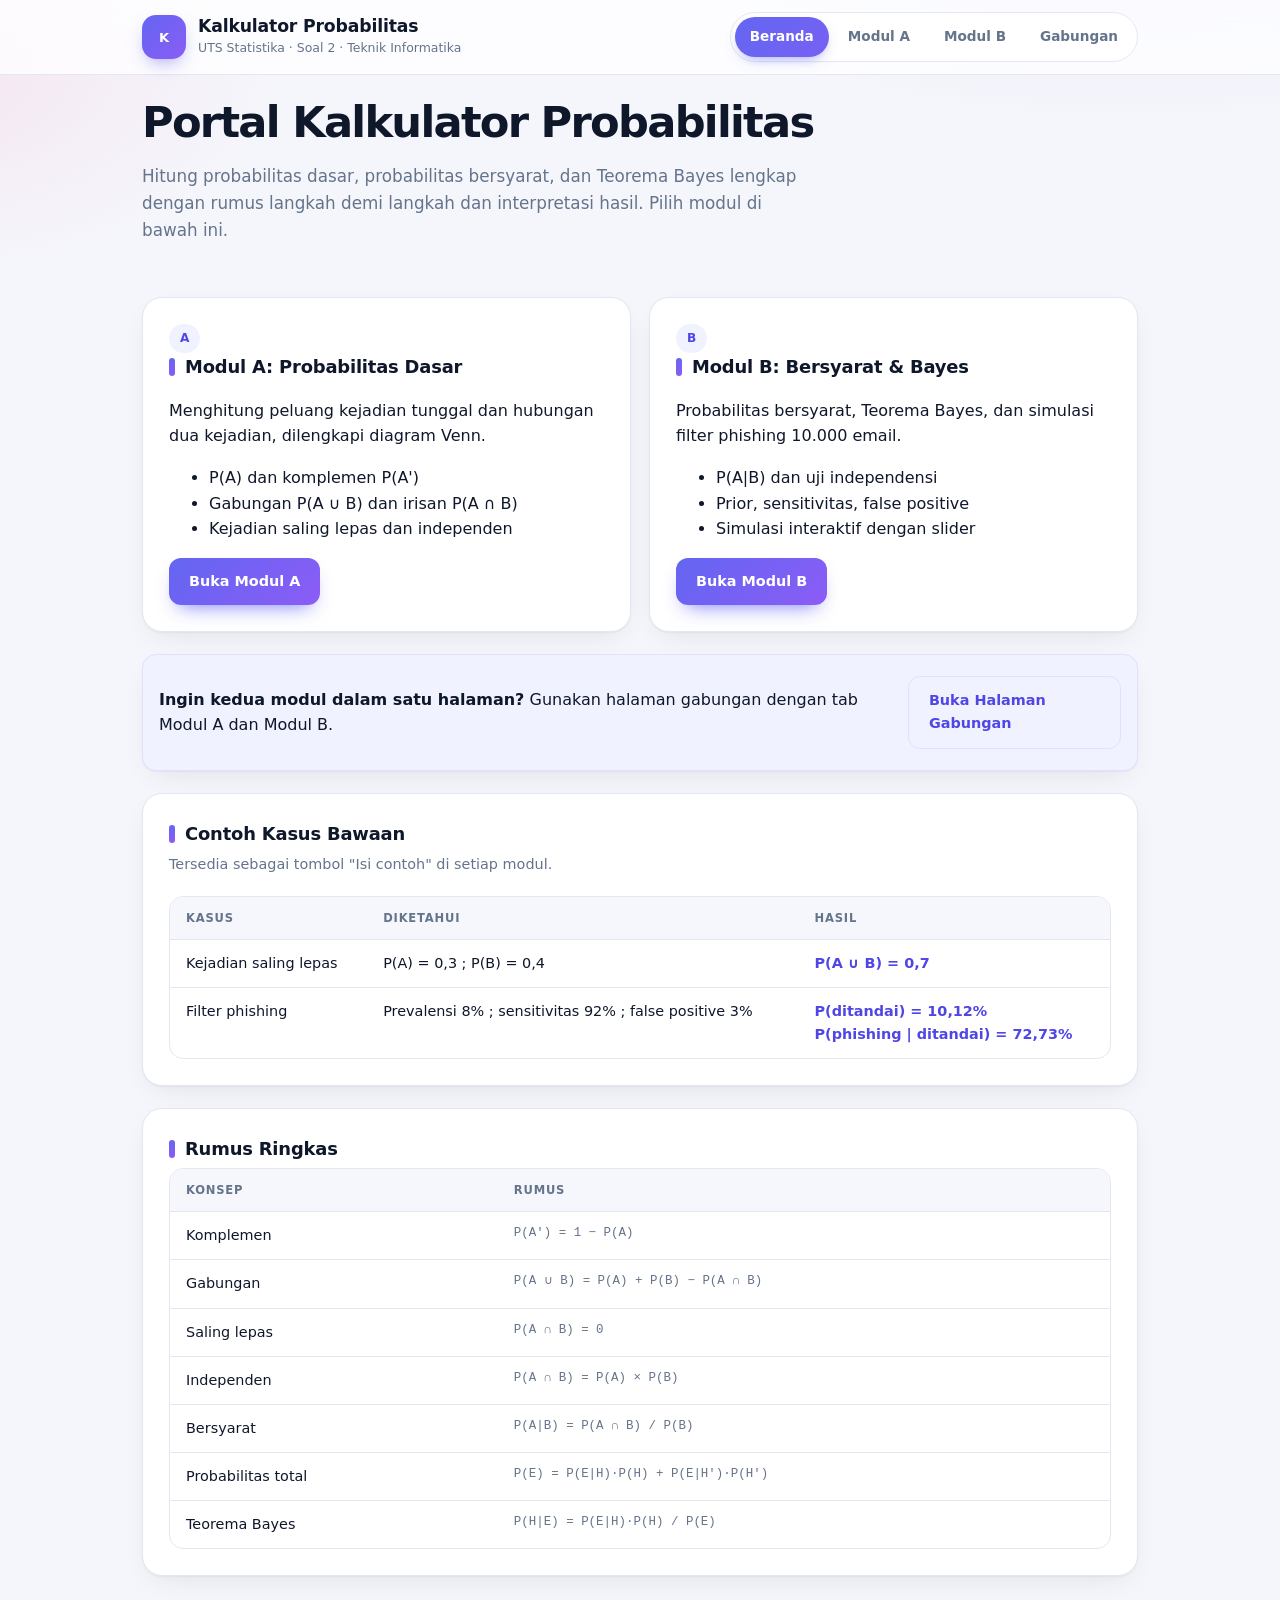
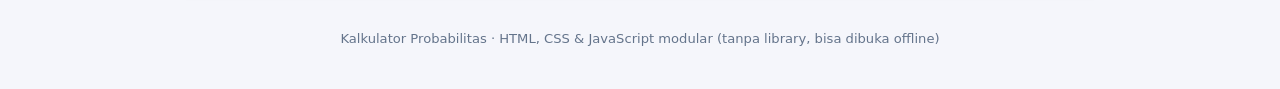
<file: index.html>
<!DOCTYPE html>
<html lang="id">
<head>
  <meta charset="UTF-8">
  <meta name="viewport" content="width=device-width, initial-scale=1">
  <meta name="description" content="Kalkulator probabilitas dasar, probabilitas bersyarat, dan Teorema Bayes - UTS Statistika Soal 2">
  <title>Kalkulator Probabilitas &amp; Teorema Bayes</title>

  <!-- Favicon tanpa emoji -->
  <link rel="icon" type="image/svg+xml" href="data:image/svg+xml,%3Csvg xmlns='http://www.w3.org/2000/svg' viewBox='0 0 100 100'%3E%3Crect width='100' height='100' rx='22' fill='%232563eb'/%3E%3Ctext x='50' y='69' font-size='65' font-family='Arial' font-weight='bold' text-anchor='middle' fill='white'%3EK%3C/text%3E%3C/svg%3E">

  <link rel="stylesheet" href="assets/css/style.css">
</head>
<body>

<header class="site-header">
  <div class="wrap header-inner">
    <a class="brand" href="index.html">
      <span class="logo" aria-hidden="true">K</span>
      <span>
        <h1>Kalkulator Probabilitas</h1>
        <p>UTS Statistika &middot; Soal 2 &middot; Teknik Informatika</p>
      </span>
    </a>

    <nav class="site-nav" aria-label="Navigasi utama">
      <a href="index.html">Beranda</a>
      <a href="pages/modul-a.html">Modul A</a>
      <a href="pages/modul-b.html">Modul B</a>
      <a href="pages/probabilitas.html">Gabungan</a>
    </nav>
  </div>
</header>

<main class="wrap">
  <section class="hero">
    <h2>Portal Kalkulator Probabilitas</h2>
    <p>Hitung probabilitas dasar, probabilitas bersyarat, dan Teorema Bayes lengkap dengan rumus langkah demi langkah dan interpretasi hasil. Pilih modul di bawah ini.</p>
  </section>

  <section class="cards">
    <article class="card">
      <span class="chip">A</span>
      <h2>Modul A: Probabilitas Dasar</h2>
      <p>Menghitung peluang kejadian tunggal dan hubungan dua kejadian, dilengkapi diagram Venn.</p>
      <ul>
        <li>P(A) dan komplemen P(A')</li>
        <li>Gabungan P(A ∪ B) dan irisan P(A ∩ B)</li>
        <li>Kejadian saling lepas dan independen</li>
      </ul>
      <a class="btn primary" href="pages/modul-a.html">Buka Modul A</a>
    </article>

    <article class="card">
      <span class="chip">B</span>
      <h2>Modul B: Bersyarat &amp; Bayes</h2>
      <p>Probabilitas bersyarat, Teorema Bayes, dan simulasi filter phishing 10.000 email.</p>
      <ul>
        <li>P(A|B) dan uji independensi</li>
        <li>Prior, sensitivitas, false positive</li>
        <li>Simulasi interaktif dengan slider</li>
      </ul>
      <a class="btn primary" href="pages/modul-b.html">Buka Modul B</a>
    </article>
  </section>

  <section class="card callout">
    <p><b>Ingin kedua modul dalam satu halaman?</b> Gunakan halaman gabungan dengan tab Modul A dan Modul B.</p>
    <a class="btn soft" href="pages/probabilitas.html">Buka Halaman Gabungan</a>
  </section>

  <section class="card">
    <h2>Contoh Kasus Bawaan</h2>
    <p class="sub">Tersedia sebagai tombol "Isi contoh" di setiap modul.</p>
    <div class="table-scroll">
      <table>
        <thead>
          <tr>
            <th>Kasus</th>
            <th>Diketahui</th>
            <th>Hasil</th>
          </tr>
        </thead>
        <tbody>
          <tr>
            <td>Kejadian saling lepas</td>
            <td>P(A) = 0,3 ; P(B) = 0,4</td>
            <td class="val">P(A ∪ B) = 0,7</td>
          </tr>
          <tr>
            <td>Filter phishing</td>
            <td>Prevalensi 8% ; sensitivitas 92% ; false positive 3%</td>
            <td class="val">P(ditandai) = 10,12%<br>P(phishing | ditandai) = 72,73%</td>
          </tr>
        </tbody>
      </table>
    </div>
  </section>

  <section class="card">
    <h2>Rumus Ringkas</h2>
    <div class="table-scroll">
      <table>
        <thead>
          <tr>
            <th>Konsep</th>
            <th>Rumus</th>
          </tr>
        </thead>
        <tbody>
          <tr><td>Komplemen</td><td class="formula">P(A') = 1 − P(A)</td></tr>
          <tr><td>Gabungan</td><td class="formula">P(A ∪ B) = P(A) + P(B) − P(A ∩ B)</td></tr>
          <tr><td>Saling lepas</td><td class="formula">P(A ∩ B) = 0</td></tr>
          <tr><td>Independen</td><td class="formula">P(A ∩ B) = P(A) × P(B)</td></tr>
          <tr><td>Bersyarat</td><td class="formula">P(A|B) = P(A ∩ B) / P(B)</td></tr>
          <tr><td>Probabilitas total</td><td class="formula">P(E) = P(E|H)·P(H) + P(E|H')·P(H')</td></tr>
          <tr><td>Teorema Bayes</td><td class="formula">P(H|E) = P(E|H)·P(H) / P(E)</td></tr>
        </tbody>
      </table>
    </div>
  </section>
</main>

<footer class="site-footer">
  Kalkulator Probabilitas &middot; HTML, CSS &amp; JavaScript modular (tanpa library, bisa dibuka offline)
</footer>

<script src="assets/js/utils.js"></script>
<script src="assets/js/main.js"></script>

</body>
</html>
</file>
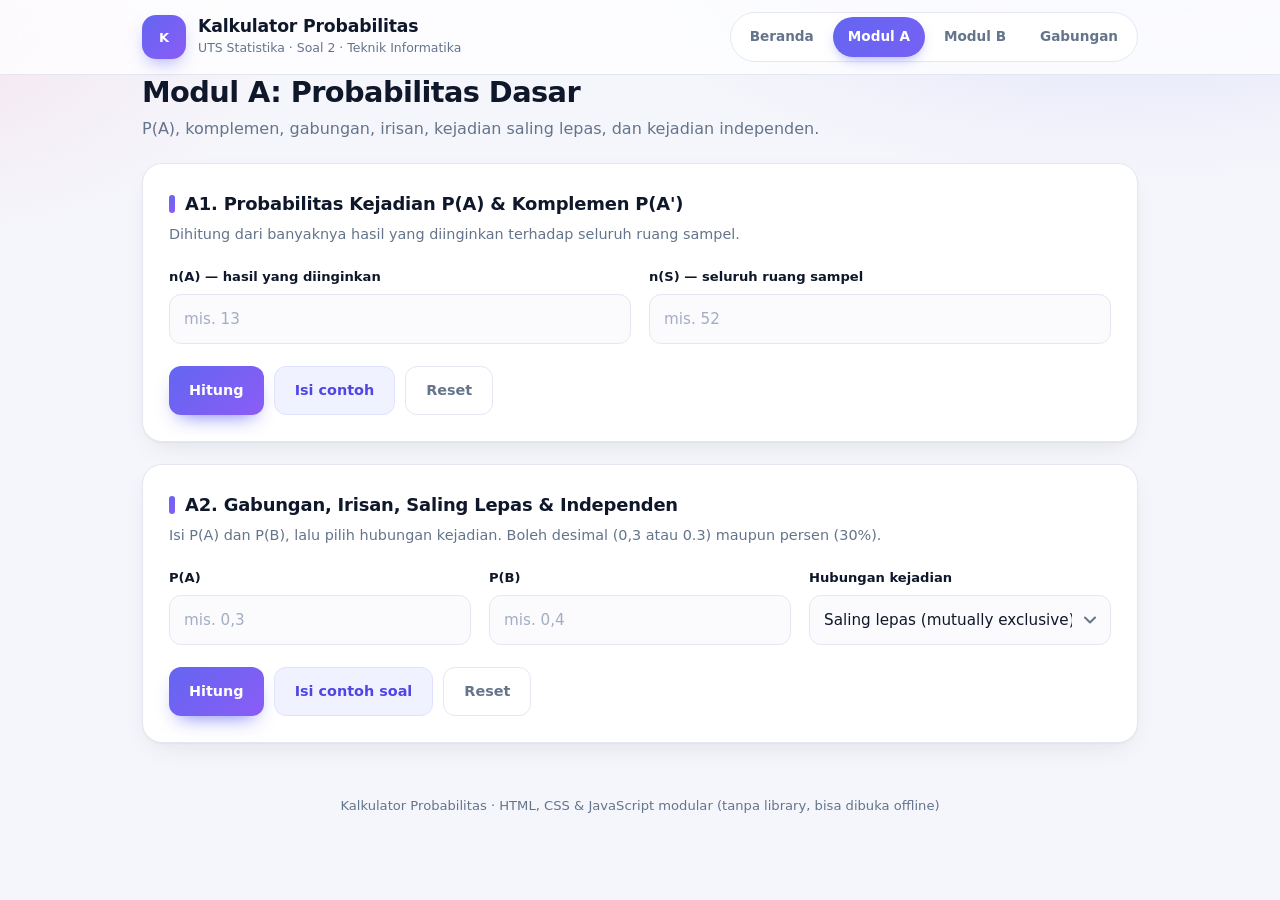
<file: pages/modul-a.html>
<!DOCTYPE html>
<html lang="id">
<head>
  <meta charset="UTF-8">
  <meta name="viewport" content="width=device-width, initial-scale=1">
  <title>Modul A - Probabilitas Dasar</title>
  <link rel="stylesheet" href="../assets/css/style.css">
</head>
<body>

<header class="site-header">
  <div class="wrap header-inner">
    <a class="brand" href="../index.html">
      <span class="logo" aria-hidden="true">K</span>
      <span>
        <h1>Kalkulator Probabilitas</h1>
        <p>UTS Statistika &middot; Soal 2 &middot; Teknik Informatika</p>
      </span>
    </a>
    <nav class="site-nav" aria-label="Navigasi utama">
      <a href="../index.html">Beranda</a>
      <a href="modul-a.html">Modul A</a>
      <a href="modul-b.html">Modul B</a>
      <a href="probabilitas.html">Gabungan</a>
    </nav>
  </div>
</header>

<main class="wrap">
  <div class="page-title"><h2>Modul A: Probabilitas Dasar</h2><p>P(A), komplemen, gabungan, irisan, kejadian saling lepas, dan kejadian independen.</p></div>

  <section id="modul-a" aria-label="Modul A: Probabilitas Dasar">
    <article class="card">
      <h2>A1. Probabilitas Kejadian P(A) &amp; Komplemen P(A')</h2>
      <p class="sub">Dihitung dari banyaknya hasil yang diinginkan terhadap seluruh ruang sampel.</p>
      <form id="formSingle" novalidate>
        <div class="grid">
          <div class="field"><label for="nA">n(A) &mdash; hasil yang diinginkan</label><input id="nA" type="number" min="0" step="1" placeholder="mis. 13"></div>
          <div class="field"><label for="nS">n(S) &mdash; seluruh ruang sampel</label><input id="nS" type="number" min="1" step="1" placeholder="mis. 52"></div>
        </div>
        <div class="actions">
          <button type="submit" class="btn primary">Hitung</button>
          <button type="button" class="btn soft" data-action="preset-single">Isi contoh</button>
          <button type="button" class="btn ghost" data-action="reset-single">Reset</button>
        </div>
      </form>
      <div id="outSingle" class="result" aria-live="polite"></div>
    </article>

    <article class="card">
      <h2>A2. Gabungan, Irisan, Saling Lepas &amp; Independen</h2>
      <p class="sub">Isi P(A) dan P(B), lalu pilih hubungan kejadian. Boleh desimal (0,3 atau 0.3) maupun persen (30%).</p>
      <form id="formTwo" novalidate>
        <div class="grid">
          <div class="field"><label for="pA">P(A)</label><input id="pA" inputmode="decimal" placeholder="mis. 0,3"></div>
          <div class="field"><label for="pB">P(B)</label><input id="pB" inputmode="decimal" placeholder="mis. 0,4"></div>
          <div class="field">
            <label for="rel">Hubungan kejadian</label>
            <select id="rel">
              <option value="lepas">Saling lepas (mutually exclusive)</option>
              <option value="indep">Independen</option>
              <option value="umum">Umum (P(A ∩ B) diketahui)</option>
            </select>
          </div>
          <div class="field" id="boxInter" hidden><label for="pAB">P(A ∩ B)</label><input id="pAB" inputmode="decimal" placeholder="mis. 0,12"></div>
        </div>
        <div class="actions">
          <button type="submit" class="btn primary">Hitung</button>
          <button type="button" class="btn soft" data-action="preset-two">Isi contoh soal</button>
          <button type="button" class="btn ghost" data-action="reset-two">Reset</button>
        </div>
      </form>
      <div id="outTwo" class="result" aria-live="polite"></div>
    </article>
  </section>
</main>

<footer class="site-footer">Kalkulator Probabilitas &middot; HTML, CSS &amp; JavaScript modular (tanpa library, bisa dibuka offline)</footer>

  <script src="../assets/js/utils.js"></script>
  <script src="../assets/js/modul-a.js"></script>
  <script src="../assets/js/main.js"></script>
</body>
</html>
</file>
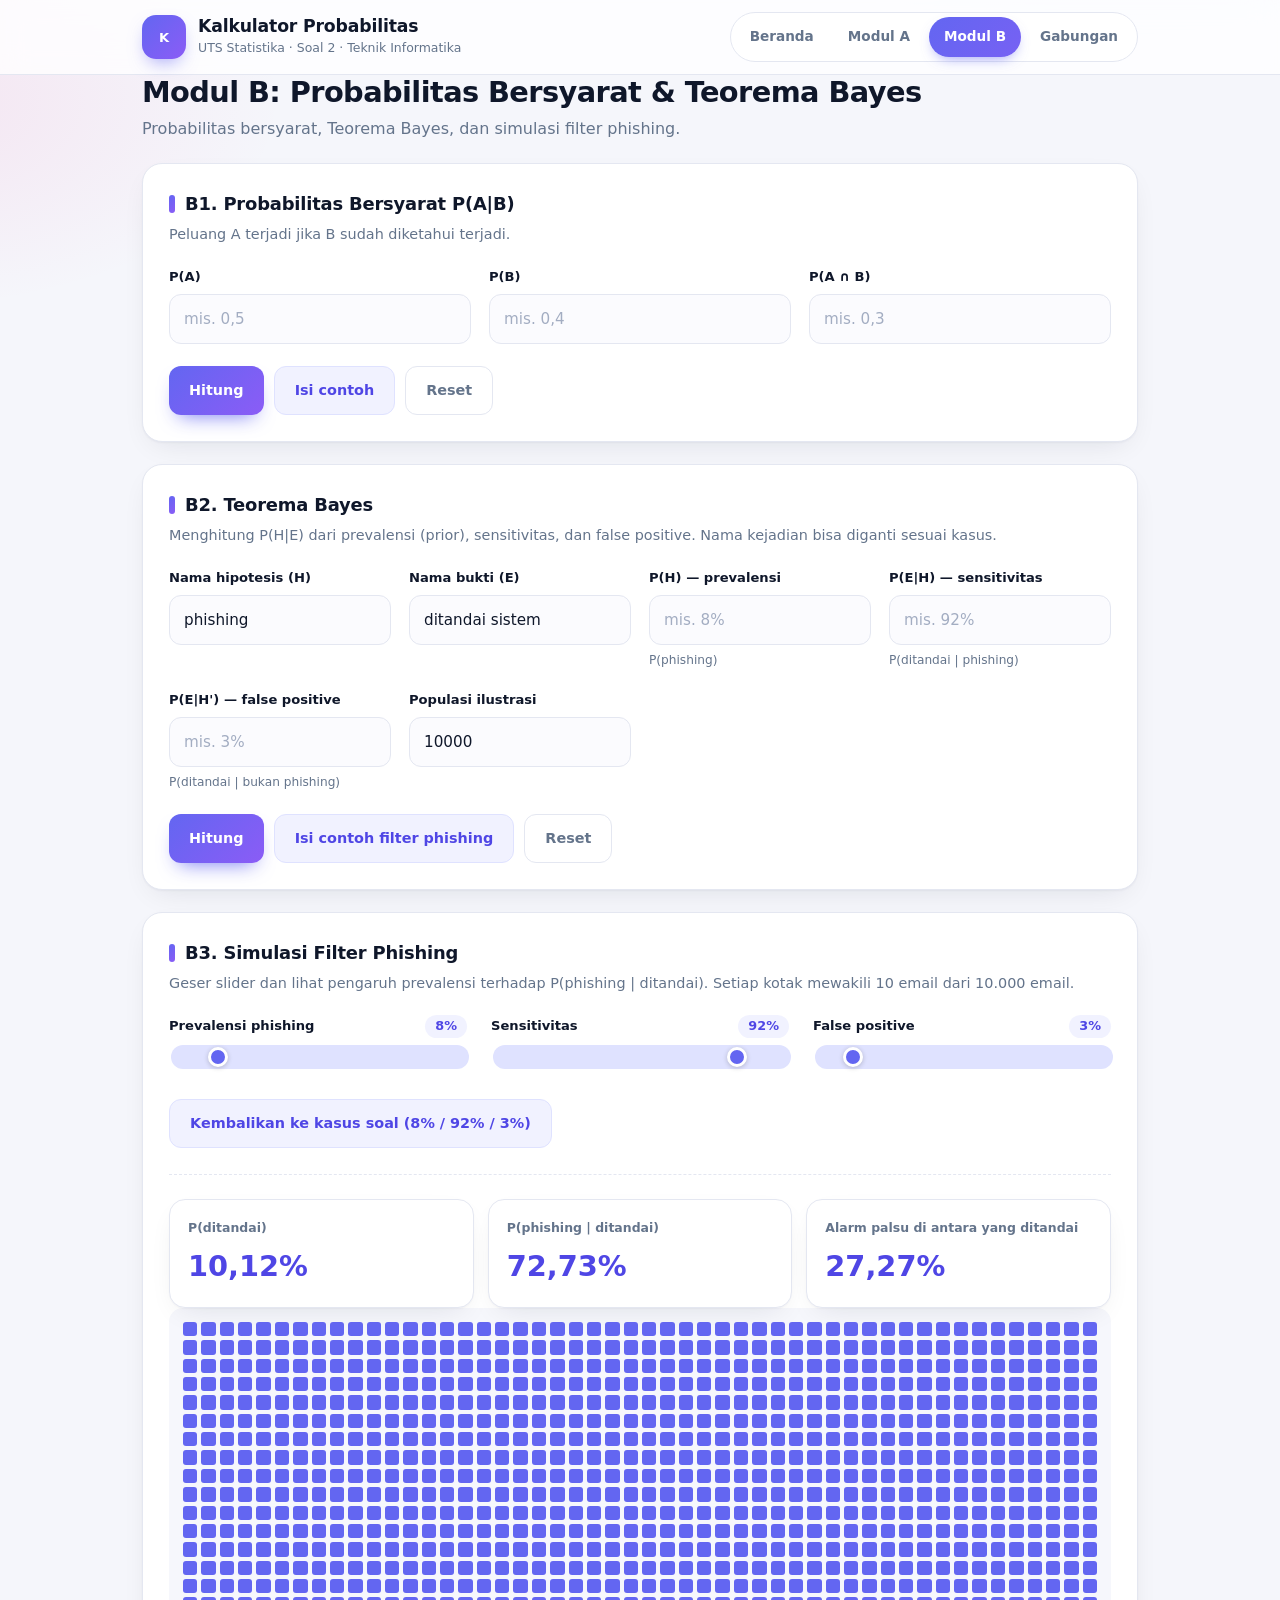
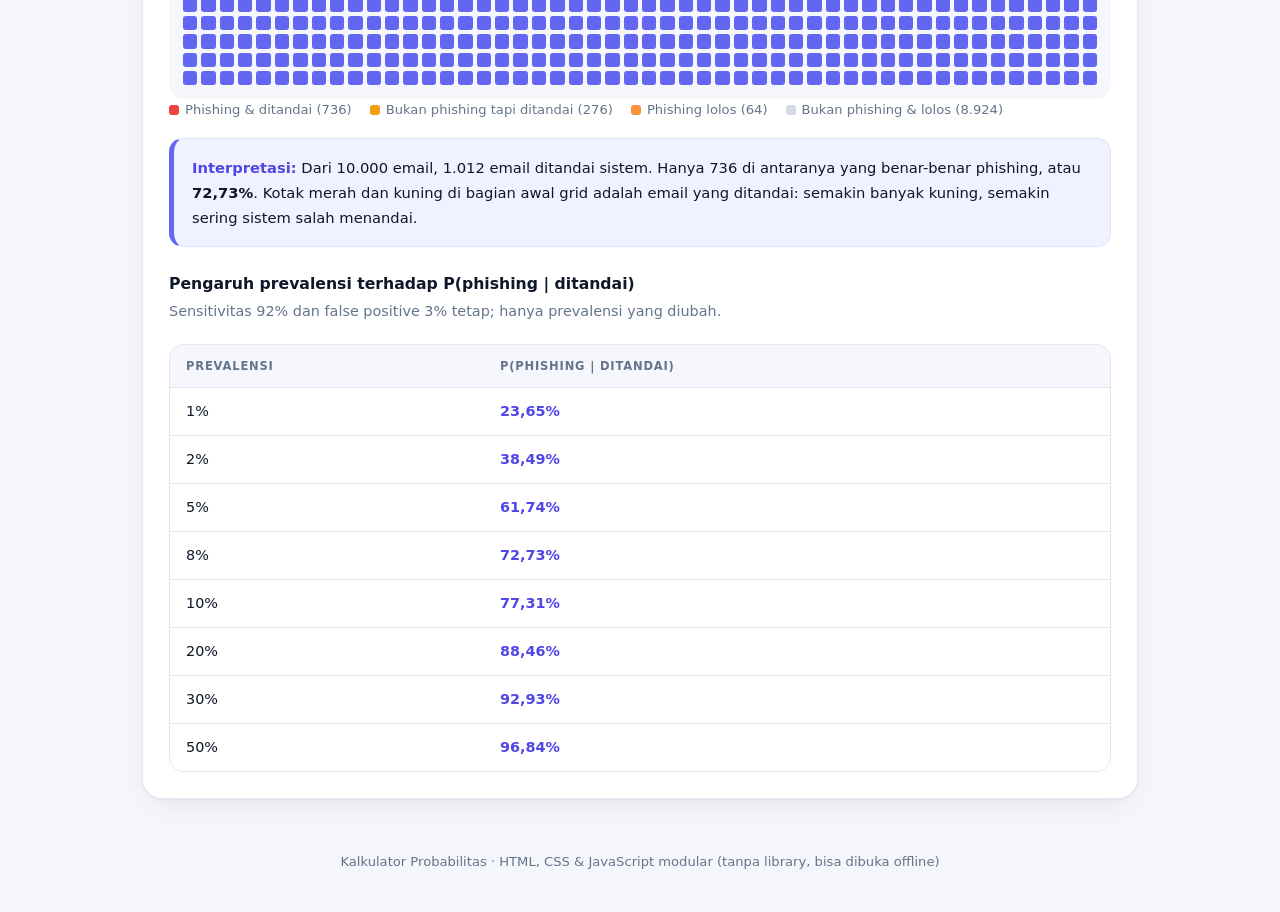
<file: pages/modul-b.html>
<!DOCTYPE html>
<html lang="id">
<head>
  <meta charset="UTF-8">
  <meta name="viewport" content="width=device-width, initial-scale=1">
  <title>Modul B - Bersyarat &amp; Bayes</title>
  <link rel="stylesheet" href="../assets/css/style.css">
</head>
<body>

<header class="site-header">
  <div class="wrap header-inner">
    <a class="brand" href="../index.html">
      <span class="logo" aria-hidden="true">K</span>
      <span>
        <h1>Kalkulator Probabilitas</h1>
        <p>UTS Statistika &middot; Soal 2 &middot; Teknik Informatika</p>
      </span>
    </a>
    <nav class="site-nav" aria-label="Navigasi utama">
      <a href="../index.html">Beranda</a>
      <a href="modul-a.html">Modul A</a>
      <a href="modul-b.html">Modul B</a>
      <a href="probabilitas.html">Gabungan</a>
    </nav>
  </div>
</header>

<main class="wrap">
  <div class="page-title"><h2>Modul B: Probabilitas Bersyarat &amp; Teorema Bayes</h2><p>Probabilitas bersyarat, Teorema Bayes, dan simulasi filter phishing.</p></div>

  <section id="modul-b" aria-label="Modul B: Probabilitas Bersyarat dan Teorema Bayes">
    <article class="card">
      <h2>B1. Probabilitas Bersyarat P(A|B)</h2>
      <p class="sub">Peluang A terjadi jika B sudah diketahui terjadi.</p>
      <form id="formCond" novalidate>
        <div class="grid">
          <div class="field"><label for="cA">P(A)</label><input id="cA" inputmode="decimal" placeholder="mis. 0,5"></div>
          <div class="field"><label for="cB">P(B)</label><input id="cB" inputmode="decimal" placeholder="mis. 0,4"></div>
          <div class="field"><label for="cAB">P(A ∩ B)</label><input id="cAB" inputmode="decimal" placeholder="mis. 0,3"></div>
        </div>
        <div class="actions">
          <button type="submit" class="btn primary">Hitung</button>
          <button type="button" class="btn soft" data-action="preset-cond">Isi contoh</button>
          <button type="button" class="btn ghost" data-action="reset-cond">Reset</button>
        </div>
      </form>
      <div id="outCond" class="result" aria-live="polite"></div>
    </article>

    <article class="card">
      <h2>B2. Teorema Bayes</h2>
      <p class="sub">Menghitung P(H|E) dari prevalensi (prior), sensitivitas, dan false positive. Nama kejadian bisa diganti sesuai kasus.</p>
      <form id="formBayes" novalidate>
        <div class="grid">
          <div class="field"><label for="hName">Nama hipotesis (H)</label><input id="hName" value="phishing"></div>
          <div class="field"><label for="eName">Nama bukti (E)</label><input id="eName" value="ditandai sistem"></div>
          <div class="field"><label for="prior">P(H) &mdash; prevalensi</label><input id="prior" inputmode="decimal" placeholder="mis. 8%"><small>P(phishing)</small></div>
          <div class="field"><label for="sens">P(E|H) &mdash; sensitivitas</label><input id="sens" inputmode="decimal" placeholder="mis. 92%"><small>P(ditandai | phishing)</small></div>
          <div class="field"><label for="fpr">P(E|H') &mdash; false positive</label><input id="fpr" inputmode="decimal" placeholder="mis. 3%"><small>P(ditandai | bukan phishing)</small></div>
          <div class="field"><label for="popN">Populasi ilustrasi</label><input id="popN" type="number" min="1" value="10000"></div>
        </div>
        <div class="actions">
          <button type="submit" class="btn primary">Hitung</button>
          <button type="button" class="btn soft" data-action="preset-bayes">Isi contoh filter phishing</button>
          <button type="button" class="btn ghost" data-action="reset-bayes">Reset</button>
        </div>
      </form>
      <div id="outBayes" class="result" aria-live="polite"></div>
    </article>

    <article class="card">
      <h2>B3. Simulasi Filter Phishing</h2>
      <p class="sub">Geser slider dan lihat pengaruh prevalensi terhadap P(phishing | ditandai). Setiap kotak mewakili 10 email dari 10.000 email.</p>
      <div class="sliders">
        <div class="slider"><label for="simPrior">Prevalensi phishing <output id="valPrior">8%</output></label><input id="simPrior" type="range" min="0.1" max="60" step="0.1" value="8"></div>
        <div class="slider"><label for="simSens">Sensitivitas <output id="valSens">92%</output></label><input id="simSens" type="range" min="50" max="100" step="0.5" value="92"></div>
        <div class="slider"><label for="simFpr">False positive <output id="valFpr">3%</output></label><input id="simFpr" type="range" min="0" max="30" step="0.5" value="3"></div>
      </div>
      <div class="actions"><button type="button" class="btn soft" data-action="reset-sim">Kembalikan ke kasus soal (8% / 92% / 3%)</button></div>
      <div id="outSim" class="result" aria-live="polite"></div>
    </article>
  </section>
</main>

<footer class="site-footer">Kalkulator Probabilitas &middot; HTML, CSS &amp; JavaScript modular (tanpa library, bisa dibuka offline)</footer>

  <script src="../assets/js/utils.js"></script>
  <script src="../assets/js/modul-b-conditional.js"></script>
  <script src="../assets/js/modul-b-bayes.js"></script>
  <script src="../assets/js/main.js"></script>
</body>
</html>
</file>
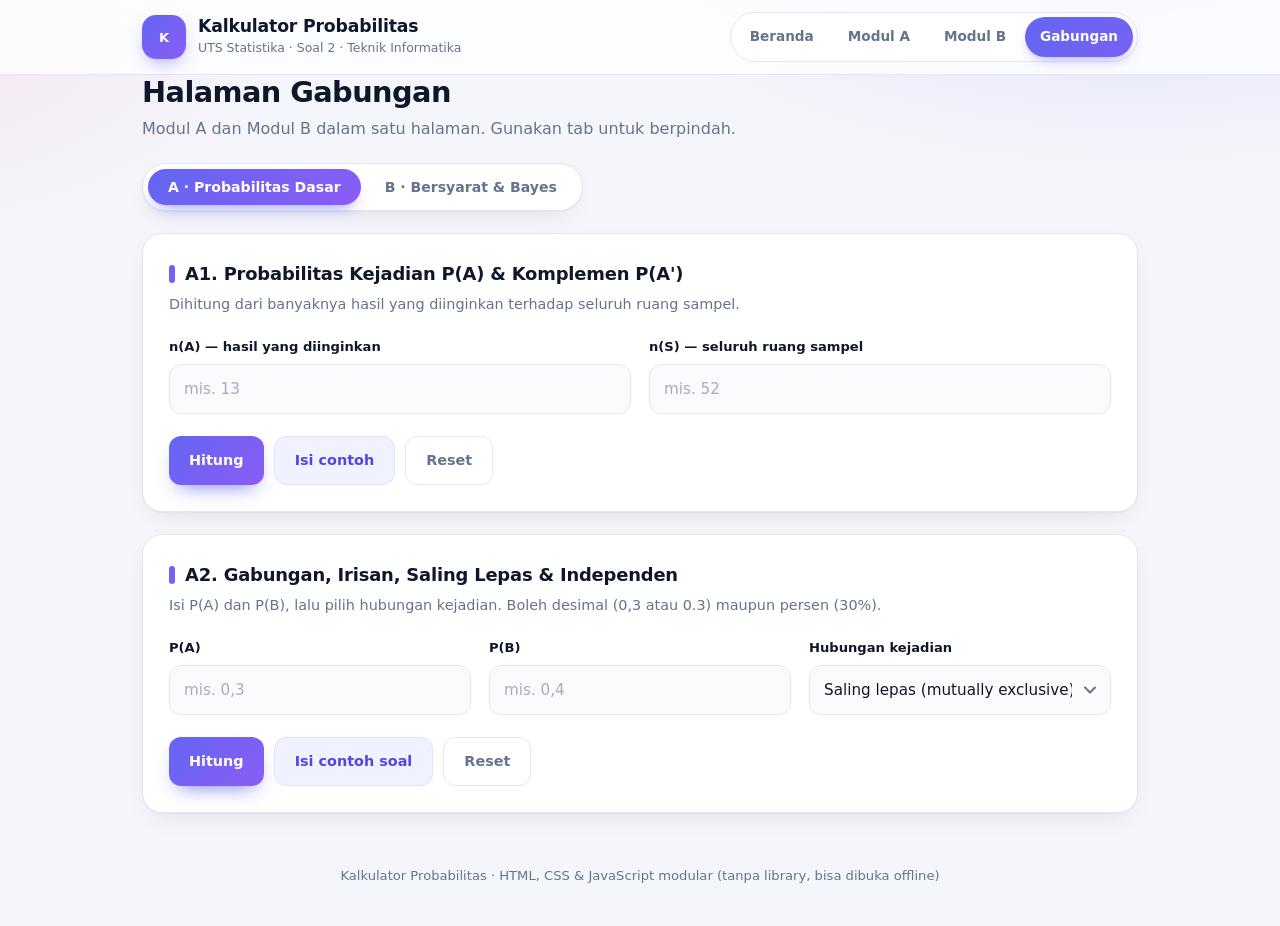
<file: pages/probabilitas.html>
<!DOCTYPE html>
<html lang="id">
<head>
  <meta charset="UTF-8">
  <meta name="viewport" content="width=device-width, initial-scale=1">
  <title>Kalkulator Probabilitas - Gabungan</title>
  <link rel="stylesheet" href="../assets/css/style.css">
</head>
<body>

<header class="site-header">
  <div class="wrap header-inner">
    <a class="brand" href="../index.html">
      <span class="logo" aria-hidden="true">K</span>
      <span>
        <h1>Kalkulator Probabilitas</h1>
        <p>UTS Statistika &middot; Soal 2 &middot; Teknik Informatika</p>
      </span>
    </a>
    <nav class="site-nav" aria-label="Navigasi utama">
      <a href="../index.html">Beranda</a>
      <a href="modul-a.html">Modul A</a>
      <a href="modul-b.html">Modul B</a>
      <a href="probabilitas.html">Gabungan</a>
    </nav>
  </div>
</header>

<main class="wrap">
  <div class="page-title"><h2>Halaman Gabungan</h2><p>Modul A dan Modul B dalam satu halaman. Gunakan tab untuk berpindah.</p></div>
  <div class="page-tabs" role="tablist" aria-label="Pilih modul">
    <button class="tab" role="tab" id="tab-modul-a" data-target="modul-a" aria-controls="modul-a">A &middot; Probabilitas Dasar</button>
    <button class="tab" role="tab" id="tab-modul-b" data-target="modul-b" aria-controls="modul-b">B &middot; Bersyarat &amp; Bayes</button>
  </div>

  <!-- ============ MODUL A ============ -->
  <section id="modul-a" aria-label="Modul A: Probabilitas Dasar">
    <article class="card">
      <h2>A1. Probabilitas Kejadian P(A) &amp; Komplemen P(A')</h2>
      <p class="sub">Dihitung dari banyaknya hasil yang diinginkan terhadap seluruh ruang sampel.</p>
      <form id="formSingle" novalidate>
        <div class="grid">
          <div class="field"><label for="nA">n(A) &mdash; hasil yang diinginkan</label><input id="nA" type="number" min="0" step="1" placeholder="mis. 13"></div>
          <div class="field"><label for="nS">n(S) &mdash; seluruh ruang sampel</label><input id="nS" type="number" min="1" step="1" placeholder="mis. 52"></div>
        </div>
        <div class="actions">
          <button type="submit" class="btn primary">Hitung</button>
          <button type="button" class="btn soft" data-action="preset-single">Isi contoh</button>
          <button type="button" class="btn ghost" data-action="reset-single">Reset</button>
        </div>
      </form>
      <div id="outSingle" class="result" aria-live="polite"></div>
    </article>

    <article class="card">
      <h2>A2. Gabungan, Irisan, Saling Lepas &amp; Independen</h2>
      <p class="sub">Isi P(A) dan P(B), lalu pilih hubungan kejadian. Boleh desimal (0,3 atau 0.3) maupun persen (30%).</p>
      <form id="formTwo" novalidate>
        <div class="grid">
          <div class="field"><label for="pA">P(A)</label><input id="pA" inputmode="decimal" placeholder="mis. 0,3"></div>
          <div class="field"><label for="pB">P(B)</label><input id="pB" inputmode="decimal" placeholder="mis. 0,4"></div>
          <div class="field">
            <label for="rel">Hubungan kejadian</label>
            <select id="rel">
              <option value="lepas">Saling lepas (mutually exclusive)</option>
              <option value="indep">Independen</option>
              <option value="umum">Umum (P(A ∩ B) diketahui)</option>
            </select>
          </div>
          <div class="field" id="boxInter" hidden><label for="pAB">P(A ∩ B)</label><input id="pAB" inputmode="decimal" placeholder="mis. 0,12"></div>
        </div>
        <div class="actions">
          <button type="submit" class="btn primary">Hitung</button>
          <button type="button" class="btn soft" data-action="preset-two">Isi contoh soal</button>
          <button type="button" class="btn ghost" data-action="reset-two">Reset</button>
        </div>
      </form>
      <div id="outTwo" class="result" aria-live="polite"></div>
    </article>
  </section>

  <!-- ============ MODUL B ============ -->
  <section id="modul-b" hidden aria-label="Modul B: Probabilitas Bersyarat dan Teorema Bayes">
    <article class="card">
      <h2>B1. Probabilitas Bersyarat P(A|B)</h2>
      <p class="sub">Peluang A terjadi jika B sudah diketahui terjadi.</p>
      <form id="formCond" novalidate>
        <div class="grid">
          <div class="field"><label for="cA">P(A)</label><input id="cA" inputmode="decimal" placeholder="mis. 0,5"></div>
          <div class="field"><label for="cB">P(B)</label><input id="cB" inputmode="decimal" placeholder="mis. 0,4"></div>
          <div class="field"><label for="cAB">P(A ∩ B)</label><input id="cAB" inputmode="decimal" placeholder="mis. 0,3"></div>
        </div>
        <div class="actions">
          <button type="submit" class="btn primary">Hitung</button>
          <button type="button" class="btn soft" data-action="preset-cond">Isi contoh</button>
          <button type="button" class="btn ghost" data-action="reset-cond">Reset</button>
        </div>
      </form>
      <div id="outCond" class="result" aria-live="polite"></div>
    </article>

    <article class="card">
      <h2>B2. Teorema Bayes</h2>
      <p class="sub">Menghitung P(H|E) dari prevalensi (prior), sensitivitas, dan false positive. Nama kejadian bisa diganti sesuai kasus.</p>
      <form id="formBayes" novalidate>
        <div class="grid">
          <div class="field"><label for="hName">Nama hipotesis (H)</label><input id="hName" value="phishing"></div>
          <div class="field"><label for="eName">Nama bukti (E)</label><input id="eName" value="ditandai sistem"></div>
          <div class="field"><label for="prior">P(H) &mdash; prevalensi</label><input id="prior" inputmode="decimal" placeholder="mis. 8%"><small>P(phishing)</small></div>
          <div class="field"><label for="sens">P(E|H) &mdash; sensitivitas</label><input id="sens" inputmode="decimal" placeholder="mis. 92%"><small>P(ditandai | phishing)</small></div>
          <div class="field"><label for="fpr">P(E|H') &mdash; false positive</label><input id="fpr" inputmode="decimal" placeholder="mis. 3%"><small>P(ditandai | bukan phishing)</small></div>
          <div class="field"><label for="popN">Populasi ilustrasi</label><input id="popN" type="number" min="1" value="10000"></div>
        </div>
        <div class="actions">
          <button type="submit" class="btn primary">Hitung</button>
          <button type="button" class="btn soft" data-action="preset-bayes">Isi contoh filter phishing</button>
          <button type="button" class="btn ghost" data-action="reset-bayes">Reset</button>
        </div>
      </form>
      <div id="outBayes" class="result" aria-live="polite"></div>
    </article>

    <article class="card">
      <h2>B3. Simulasi Filter Phishing</h2>
      <p class="sub">Geser slider dan lihat pengaruh prevalensi terhadap P(phishing | ditandai). Setiap kotak mewakili 10 email dari 10.000 email.</p>
      <div class="sliders">
        <div class="slider"><label for="simPrior">Prevalensi phishing <output id="valPrior">8%</output></label><input id="simPrior" type="range" min="0.1" max="60" step="0.1" value="8"></div>
        <div class="slider"><label for="simSens">Sensitivitas <output id="valSens">92%</output></label><input id="simSens" type="range" min="50" max="100" step="0.5" value="92"></div>
        <div class="slider"><label for="simFpr">False positive <output id="valFpr">3%</output></label><input id="simFpr" type="range" min="0" max="30" step="0.5" value="3"></div>
      </div>
      <div class="actions"><button type="button" class="btn soft" data-action="reset-sim">Kembalikan ke kasus soal (8% / 92% / 3%)</button></div>
      <div id="outSim" class="result" aria-live="polite"></div>
    </article>
  </section>
</main>

<footer class="site-footer">Kalkulator Probabilitas &middot; HTML, CSS &amp; JavaScript modular (tanpa library, bisa dibuka offline)</footer>

  <script src="../assets/js/utils.js"></script>
  <script src="../assets/js/modul-a.js"></script>
  <script src="../assets/js/modul-b-conditional.js"></script>
  <script src="../assets/js/modul-b-bayes.js"></script>
  <script src="../assets/js/main.js"></script>
</body>
</html>
</file>
<file: assets/css/style.css>
/* =====================================================
   style.css - Kalkulator Probabilitas
   ===================================================== */

:root{
  --bg:#f5f6fb; --surface:#ffffff; --input:#fbfbfe;
  --ink:#0f172a; --muted:#64748b; --line:#e4e7f1;
  --thead:#f6f7fc; --tint:#f1f2ff; --tint-line:#dfe2ff;
  --glass:rgba(255,255,255,.78);

  --brand:#6366f1; --brand-2:#8b5cf6; --brand-d:#4f46e5;
  --grad:linear-gradient(135deg,#6366f1 0%,#8b5cf6 100%);

  --a:#6366f1; --b:#ec4899; --ab:#f59e0b;
  --tp:#ef4444; --fp:#f59e0b; --fn:#fb923c; --tn:#d5d9e6;
  --ok:#059669; --okbg:#d9f7ea; --bad:#dc2626; --badbg:#fee2e2;

  --radius:20px; --radius-sm:12px;
  --shadow:0 1px 2px rgba(15,23,42,.04),0 10px 30px -12px rgba(15,23,42,.12);
  --shadow-lg:0 2px 4px rgba(15,23,42,.05),0 22px 40px -16px rgba(79,70,229,.28);
}

@media (prefers-color-scheme: dark){
  :root{
    --bg:#0a0f1e; --surface:#121a2f; --input:#0e1527;
    --ink:#e7eaf6; --muted:#97a3c0; --line:#222d4a;
    --thead:#0f172b; --tint:#18204a; --tint-line:#2a3566;
    --glass:rgba(10,15,30,.78);
    --brand:#818cf8; --brand-2:#a78bfa; --brand-d:#a5b4fc;
    --grad:linear-gradient(135deg,#6366f1 0%,#8b5cf6 100%);
    --a:#818cf8; --b:#f472b6; --ab:#fbbf24; --tn:#2a3555;
    --ok:#34d399; --okbg:#0f3a2c; --bad:#f87171; --badbg:#3b1620;
    --shadow:0 1px 0 rgba(255,255,255,.03) inset,0 12px 30px -14px rgba(0,0,0,.6);
    --shadow-lg:0 22px 40px -16px rgba(0,0,0,.7);
  }
}

/* DASAR */
*{box-sizing:border-box}
html{scroll-behavior:smooth}
body{
  margin:0; min-height:100vh;
  font-family:Inter,"Segoe UI",system-ui,-apple-system,Roboto,sans-serif;
  color:var(--ink); line-height:1.6; -webkit-font-smoothing:antialiased;
  background:
    radial-gradient(900px 420px at 88% -8%,rgba(99,102,241,.16),transparent 60%),
    radial-gradient(700px 380px at -8% 4%,rgba(236,72,153,.10),transparent 55%),
    var(--bg);
  background-repeat:no-repeat;
}
[hidden]{display:none!important}
a{color:var(--brand-d)}
::selection{background:rgba(99,102,241,.25)}
.wrap{max-width:1040px;margin:0 auto;padding:0 22px}

/* HEADER DAN NAVIGASI */
.site-header{
  position:sticky;top:0;z-index:30;
  background:var(--glass);
  backdrop-filter:saturate(1.4) blur(14px);
  -webkit-backdrop-filter:saturate(1.4) blur(14px);
  border-bottom:1px solid var(--line);
}
.header-inner{
  display:flex;align-items:center;justify-content:space-between;
  gap:16px;padding-top:12px;padding-bottom:12px;flex-wrap:wrap;
}
.brand{display:flex;align-items:center;gap:12px;color:var(--ink);text-decoration:none}
.brand h1{margin:0;font-size:1.08rem;line-height:1.2;font-weight:800;letter-spacing:-.01em}
.brand p{margin:2px 0 0;font-size:.78rem;color:var(--muted)}
.logo{
  display:grid;place-items:center;width:44px;height:44px;border-radius:14px;
  background:var(--grad);color:#fff;font-weight:800;font-size:.82rem;
  letter-spacing:-.02em;box-shadow:0 8px 18px -6px rgba(99,102,241,.6);
}
.site-nav{
  display:flex;gap:4px;flex-wrap:wrap;padding:4px;
  border:1px solid var(--line);border-radius:999px;background:var(--surface);
}
.site-nav a{
  color:var(--muted);text-decoration:none;padding:7px 15px;
  border-radius:999px;font-weight:600;font-size:.85rem;
  transition:background .15s,color .15s;
}
.site-nav a:hover{background:var(--tint);color:var(--brand-d)}
.site-nav a[aria-current="page"]{
  background:var(--grad);color:#fff;
  box-shadow:0 6px 14px -6px rgba(99,102,241,.7);
}
.site-nav a:focus-visible,.tab:focus-visible,.btn:focus-visible{
  outline:3px solid rgba(99,102,241,.45);outline-offset:2px;
}

main{padding-top:30px;padding-bottom:14px}
.page-title{margin:0 0 22px}
.page-title h2{margin:0 0 6px;font-size:1.8rem;line-height:1.2;font-weight:800;letter-spacing:-.02em}
.page-title p{margin:0;color:var(--muted)}

/* TAB */
.page-tabs{
  display:inline-flex;gap:4px;padding:5px;margin-bottom:22px;
  background:var(--surface);border:1px solid var(--line);
  border-radius:999px;flex-wrap:wrap;box-shadow:var(--shadow);
}
.tab{
  border:0;background:transparent;color:var(--muted);
  padding:10px 20px;border-radius:999px;font-weight:700;
  font-size:.88rem;cursor:pointer;font-family:inherit;
  transition:background .15s,color .15s;
}
.tab:hover{color:var(--brand-d);background:var(--tint)}
.tab[aria-selected="true"]{
  background:var(--grad);color:#fff;
  box-shadow:0 8px 16px -8px rgba(99,102,241,.8);
}

/* KARTU */
.card{
  background:var(--surface);border:1px solid var(--line);
  border-radius:var(--radius);padding:26px;
  margin-bottom:22px;box-shadow:var(--shadow);
}
.card h2{margin:0 0 4px;font-size:1.12rem;font-weight:800;letter-spacing:-.01em}
.card h2::before{
  content:"";display:inline-block;width:6px;height:1em;
  border-radius:3px;background:var(--grad);
  margin-right:10px;vertical-align:-.15em;
}
.sub{margin:0 0 20px;color:var(--muted);font-size:.9rem}
.subhead{margin:24px 0 4px;font-size:.98rem;font-weight:800}

/* FORM */
.grid{display:grid;grid-template-columns:repeat(auto-fit,minmax(220px,1fr));gap:18px}
.field label,.slider label{
  display:block;font-size:.82rem;font-weight:700;
  margin-bottom:7px;color:var(--ink);
}
.field small{display:block;color:var(--muted);font-size:.76rem;margin-top:6px}
input,select{
  width:100%;padding:12px 14px;font:inherit;font-size:.95rem;
  color:var(--ink);background:var(--input);
  border:1.5px solid var(--line);border-radius:var(--radius-sm);
  transition:border-color .15s,box-shadow .15s,background .15s;
}
input::placeholder{color:#a3adc2}
input:hover,select:hover{border-color:#c9cfe4}
input:focus,select:focus{
  outline:none;border-color:var(--brand);
  background:var(--surface);box-shadow:0 0 0 4px rgba(99,102,241,.18);
}
select{
  appearance:none;-webkit-appearance:none;padding-right:38px;cursor:pointer;
  background-image:url("data:image/svg+xml,%3Csvg xmlns='http://www.w3.org/2000/svg' width='12' height='8' viewBox='0 0 12 8'%3E%3Cpath d='M1 1.5l5 5 5-5' fill='none' stroke='%2364748b' stroke-width='2' stroke-linecap='round' stroke-linejoin='round'/%3E%3C/svg%3E");
  background-repeat:no-repeat;background-position:right 14px center;
}
.actions{display:flex;gap:10px;flex-wrap:wrap;margin-top:22px}
.btn{
  border:0;border-radius:var(--radius-sm);padding:12px 20px;
  font:inherit;font-size:.9rem;font-weight:700;cursor:pointer;
  text-decoration:none;display:inline-block;
  transition:transform .12s,box-shadow .15s,background .15s,filter .15s;
}
.btn:active{transform:translateY(1px) scale(.99)}
.btn.primary{background:var(--grad);color:#fff;box-shadow:0 10px 20px -10px rgba(99,102,241,.9)}
.btn.primary:hover{transform:translateY(-2px);box-shadow:0 14px 24px -10px rgba(99,102,241,.95);filter:brightness(1.05)}
.btn.soft{background:var(--tint);color:var(--brand-d);border:1px solid var(--tint-line)}
.btn.soft:hover{background:var(--tint-line)}
.btn.ghost{background:transparent;color:var(--muted);border:1.5px solid var(--line)}
.btn.ghost:hover{color:var(--ink);border-color:#c0c7de}

/* HASIL */
.result:not(:empty){
  margin-top:26px;padding-top:24px;border-top:1px dashed var(--line);
  animation:rise .35s ease both;
}
@keyframes rise{from{opacity:0;transform:translateY(8px)}to{opacity:1;transform:none}}
.err{
  background:var(--badbg);color:var(--bad);
  border:1px solid rgba(220,38,38,.25);padding:13px 16px;
  border-radius:var(--radius-sm);font-size:.9rem;font-weight:600;
}
.table-scroll{
  overflow-x:auto;border:1px solid var(--line);
  border-radius:14px;background:var(--surface);
}
table{width:100%;border-collapse:collapse;font-size:.9rem}
th,td{text-align:left;padding:12px 16px;border-bottom:1px solid var(--line);vertical-align:top}
tbody tr:last-child td{border-bottom:0}
th{background:var(--thead);font-size:.72rem;text-transform:uppercase;letter-spacing:.07em;color:var(--muted);font-weight:800}
tbody tr:hover td{background:var(--thead)}
td.val{font-weight:800;white-space:nowrap;color:var(--brand-d)}
.formula{font-family:ui-monospace,"JetBrains Mono",Menlo,Consolas,monospace;font-size:.78rem;color:var(--muted);line-height:1.6}
.badge{display:inline-block;padding:3px 12px;border-radius:999px;font-size:.76rem;font-weight:800}
.badge.yes{background:var(--okbg);color:var(--ok)}
.badge.no{background:var(--badbg);color:var(--bad)}
.meter{height:10px;border-radius:999px;background:var(--tint);overflow:hidden;margin:18px 0 4px}
.meter>span{display:block;height:100%;border-radius:999px;background:var(--grad);transition:width .5s cubic-bezier(.2,.8,.2,1)}
.interp{
  margin-top:18px;padding:16px 18px;border-radius:14px;
  font-size:.92rem;line-height:1.7;background:var(--tint);
  border:1px solid var(--tint-line);border-left:5px solid var(--brand);
}
.interp b:first-child{color:var(--brand-d)}
.split{display:grid;grid-template-columns:1.3fr 1fr;gap:22px;align-items:start}

/* DIAGRAM VENN */
.venn{width:100%;height:auto;display:block;border-radius:14px;background:var(--thead)}
.venn-s{fill:none;stroke:var(--line);stroke-width:2}
.venn-a{fill:var(--a);fill-opacity:.28;stroke:var(--a);stroke-width:2.5}
.venn-b{fill:var(--b);fill-opacity:.26;stroke:var(--b);stroke-width:2.5}
.venn-i{fill:var(--ab);fill-opacity:.6}
.venn text{fill:var(--ink);font-size:12px;text-anchor:middle;font-weight:700}
.venn .venn-t{font-size:15px;font-weight:800}
.venn .venn-n{font-size:11px;fill:var(--muted);text-anchor:end;font-weight:600}

/* SIMULASI */
.sliders{display:grid;grid-template-columns:repeat(auto-fit,minmax(230px,1fr));gap:24px}
.slider output{
  float:right;font-weight:800;color:var(--brand-d);
  background:var(--tint);padding:1px 10px;border-radius:999px;font-size:.8rem;
}
input[type=range]{
  padding:0;height:8px;border:0;border-radius:999px;
  background:var(--tint-line);appearance:none;-webkit-appearance:none;
  cursor:pointer;box-shadow:none;
}
input[type=range]:focus{box-shadow:0 0 0 4px rgba(99,102,241,.18)}
input[type=range]::-webkit-slider-thumb{
  appearance:none;width:20px;height:20px;border-radius:50%;
  background:var(--brand);border:3px solid var(--surface);
  box-shadow:0 1px 5px rgba(0,0,0,.2);
}
input[type=range]::-moz-range-thumb{
  width:16px;height:16px;border-radius:50%;background:var(--brand);
  border:3px solid var(--surface);box-shadow:0 1px 5px rgba(0,0,0,.2);
}

/* STATISTIK DAN GRAFIK */
.stats{display:grid;grid-template-columns:repeat(auto-fit,minmax(190px,1fr));gap:14px}
.stat{
  padding:18px;border:1px solid var(--line);border-radius:16px;
  background:var(--surface);box-shadow:var(--shadow);
}
.stat span{display:block;font-size:.78rem;color:var(--muted);font-weight:700}
.stat b{display:block;margin-top:5px;font-size:1.8rem;color:var(--brand-d)}
.chart-wrap{position:relative;width:100%;min-height:260px}
.chart-wrap canvas{max-width:100%}
.dots{display:grid;grid-template-columns:repeat(50,1fr);gap:4px;padding:14px;background:var(--thead);border-radius:14px}
.dots i{display:block;aspect-ratio:1;border-radius:3px;background:var(--brand)}
.legend{display:flex;flex-wrap:wrap;gap:10px 18px;color:var(--muted);font-size:.82rem}
.legend span{display:inline-flex;align-items:center;gap:6px}
.legend i{width:10px;height:10px;border-radius:3px;display:inline-block}

/* BERANDA DAN FOOTER */
.hero{padding:24px 0 36px}
.hero h2{font-size:2.7rem;line-height:1.1;letter-spacing:-.04em;margin:0 0 14px}
.hero p{max-width:680px;color:var(--muted);font-size:1.05rem}
.cards{display:grid;grid-template-columns:repeat(auto-fit,minmax(300px,1fr));gap:18px}
.chip{display:inline-flex;padding:5px 11px;border-radius:999px;background:var(--tint);color:var(--brand-d);font-size:.76rem;font-weight:800}
.callout{display:flex;align-items:center;gap:14px;padding:16px;border-radius:14px;background:var(--tint);border:1px solid var(--tint-line)}
.site-footer{padding:30px 0 40px;color:var(--muted);font-size:.82rem;text-align:center}
.toast-box{position:fixed;right:20px;bottom:20px;z-index:100;max-width:min(380px,calc(100vw - 40px))}
.toast{padding:13px 16px;background:var(--ink);color:var(--surface);border-radius:12px;box-shadow:var(--shadow-lg)}

/* ANIMASI */
.brand:hover .logo,.brand:active .logo{animation:wiggle .7s ease}
@keyframes float{0%,100%{transform:translateY(0)}50%{transform:translateY(-3px)}}
@keyframes wiggle{
  0%{transform:rotate(0) scale(1)}
  25%{transform:rotate(-14deg) scale(1.15)}
  50%{transform:rotate(12deg) scale(1.15)}
  75%{transform:rotate(-6deg) scale(1.08)}
  100%{transform:rotate(0) scale(1)}
}
.site-nav a{
  position:relative;
  transition:transform .2s cubic-bezier(.3,1.4,.5,1),background .2s,color .2s,box-shadow .2s;
}
.site-nav a::after{
  content:"";position:absolute;left:50%;bottom:4px;width:0;height:2.5px;
  border-radius:3px;background:var(--brand);
  transform:translateX(-50%);transition:width .25s ease;
}
.site-nav a:hover,.site-nav a:focus-visible{
  transform:translateY(-3px);box-shadow:0 8px 16px -8px rgba(99,102,241,.55);
}
.site-nav a:hover::after,.site-nav a:focus-visible::after{width:42%}
.site-nav a:active{transform:translateY(0) scale(.94);transition-duration:.08s}
.site-nav a[aria-current="page"]{
  background:var(--grad);background-size:200% 200%;
  animation:shimmer 6s ease infinite;
}
.site-nav a[aria-current="page"]::after{display:none}
@keyframes shimmer{0%,100%{background-position:0% 50%}50%{background-position:100% 50%}}
.tab{transition:transform .2s cubic-bezier(.3,1.4,.5,1),background .2s,color .2s,box-shadow .2s}
.tab:hover{transform:translateY(-2px)}
.tab:active{transform:scale(.94);transition-duration:.08s}
.card{
  transition:transform .25s cubic-bezier(.2,.8,.2,1),box-shadow .25s,border-color .25s;
  animation:cardIn .6s cubic-bezier(.2,.8,.2,1) backwards;
}
.card:nth-child(2){animation-delay:.08s}
.card:nth-child(3){animation-delay:.16s}
.card:nth-child(4){animation-delay:.24s}
.card:nth-child(5){animation-delay:.32s}
.card:nth-child(n+6){animation-delay:.4s}
@keyframes cardIn{from{opacity:0;transform:translateY(22px) scale(.97)}to{opacity:1;transform:none}}
.card h2::before{transition:height .25s ease,transform .25s ease}
.card:hover{transform:translateY(-3px);box-shadow:var(--shadow-lg);border-color:var(--tint-line)}
.card:hover h2::before{height:1.25em;transform:translateY(-1px)}
.card:active{transform:translateY(0) scale(.985);transition-duration:.1s}
.cards .card:hover{transform:translateY(-8px) rotate(-.4deg);box-shadow:0 30px 50px -22px rgba(79,70,229,.4)}
.cards .card:nth-child(even):hover{transform:translateY(-8px) rotate(.4deg)}
.cards .card:active{transform:translateY(-2px) scale(.97) rotate(0)}
.chip{transition:transform .35s cubic-bezier(.3,1.6,.5,1)}
.cards .card:hover .chip,.cards .card:active .chip{transform:rotate(-10deg) scale(1.18)}
.stat{transition:transform .2s cubic-bezier(.3,1.4,.5,1),box-shadow .2s,border-color .2s}
.stat:hover{transform:translateY(-4px) scale(1.02);box-shadow:var(--shadow-lg);border-color:var(--tint-line)}
.stat:active{transform:scale(.97)}
.dots i{transition:transform .15s}
.dots i:hover{transform:scale(1.9);position:relative;z-index:2}
.btn:hover{transform:translateY(-2px)}
.btn.primary:hover{transform:translateY(-3px)}

@media (hover:none){
  .card:hover,.cards .card:hover,.cards .card:nth-child(even):hover,
  .stat:hover,.site-nav a:hover,.tab:hover,.btn:hover{transform:none}
  .card:active{transform:scale(.97)}
  .cards .card:active{transform:scale(.96)}
}
@media (prefers-reduced-motion:reduce){
  .logo{animation:none}
  .site-nav a[aria-current="page"]{animation:none}
}

/* RESPONSIVE DAN STABILITAS MOBILE */
html{
  width:100%;max-width:100%;overflow-x:hidden;
  scroll-padding-top:110px;-webkit-text-size-adjust:100%;
}
body{width:100%;max-width:100%;overflow-x:hidden}
.wrap,main,section,article,.card,.grid,.split,.cards,.stats,.sliders,.field,.result{min-width:0}
img,svg,canvas,video,iframe{max-width:100%}
button,input,select{max-width:100%;touch-action:manipulation}
input,select,button{-webkit-tap-highlight-color:transparent}
.table-scroll{
  max-width:100%;overscroll-behavior-x:contain;
  -webkit-overflow-scrolling:touch;
}
.table-scroll table{min-width:560px}
.formula{overflow-wrap:anywhere;word-break:normal}
.interp,.card p,.card li,.page-title p,.hero p{overflow-wrap:anywhere}
.grid{grid-template-columns:repeat(auto-fit,minmax(min(100%,220px),1fr))}
.cards{grid-template-columns:repeat(auto-fit,minmax(min(100%,300px),1fr))}
.stats{grid-template-columns:repeat(auto-fit,minmax(min(100%,190px),1fr))}
.sliders{grid-template-columns:repeat(auto-fit,minmax(min(100%,230px),1fr))}
.dots{grid-template-columns:repeat(50,minmax(0,1fr));width:100%}
.dots i{min-width:0}
.site-nav a{
  min-height:40px;display:flex;align-items:center;justify-content:center;
}
.btn{
  min-height:44px;display:inline-flex;align-items:center;
  justify-content:center;gap:6px;
}
input,select{min-height:46px}
input[type=range]{min-height:24px}
:focus-visible{scroll-margin-top:120px}

@media (max-width:860px){
  .header-inner{width:100%;gap:12px}
  .brand{max-width:100%}
  .site-nav{
    display:grid;grid-template-columns:repeat(4,minmax(0,1fr));
    gap:5px;width:100%;border-radius:16px;
  }
  .site-nav a{
    min-width:0;padding:9px 5px;font-size:.82rem;white-space:nowrap;
  }
  .site-nav a:hover,.site-nav a:focus-visible{transform:none}
  .split{grid-template-columns:minmax(0,1fr)}
}

@media (max-width:600px){
  html{scroll-padding-top:145px}
  .wrap{width:100%;padding-left:14px;padding-right:14px}
  .header-inner{padding-top:10px;padding-bottom:10px}
  .brand{gap:9px;align-items:center}
  .logo{
    flex:0 0 40px;width:40px;height:40px;
    border-radius:12px;font-size:1.35rem;
  }
  .brand h1{
    font-size:clamp(.92rem,4vw,1.05rem);
    overflow-wrap:anywhere;
  }
  .brand p{font-size:.7rem;line-height:1.35}
  .site-nav{
    grid-template-columns:repeat(2,minmax(0,1fr));
    gap:5px;padding:5px;border-radius:15px;
  }
  .site-nav a{
    min-height:40px;padding:8px 5px;font-size:.8rem;
    border-radius:10px;
  }
  .site-nav a::after{bottom:3px}
  main{padding-top:18px;padding-bottom:8px}
  .hero{padding:14px 0 24px}
  .hero h2{font-size:clamp(1.8rem,8vw,2.4rem);line-height:1.12}
  .hero p{font-size:.94rem}
  .page-title{margin-bottom:18px}
  .page-title h2{font-size:clamp(1.35rem,6vw,1.65rem);line-height:1.25}
  .page-title p{font-size:.9rem}
  .card{padding:17px 15px;margin-bottom:16px;border-radius:16px}
  .card h2{font-size:1rem;line-height:1.4}
  .sub{font-size:.85rem;margin-bottom:16px}
  .grid,.cards,.stats,.sliders{
    grid-template-columns:minmax(0,1fr);gap:13px;
  }
  .field label,.slider label{font-size:.82rem}
  .actions{
    display:grid;grid-template-columns:repeat(2,minmax(0,1fr));
    gap:9px;margin-top:18px;
  }
  .actions .btn{
    width:100%;min-width:0;padding:11px 9px;font-size:.84rem;
  }
  .actions .btn:first-child{grid-column:1/-1}
  .result:not(:empty){margin-top:20px;padding-top:18px}
  .table-scroll{border-radius:11px}
  .table-scroll table{min-width:520px;font-size:.82rem}
  th,td{padding:9px 10px;font-size:.8rem}
  td.val{white-space:normal;min-width:90px}
  .formula{font-size:.73rem}
  .interp{padding:13px;font-size:.86rem}
  .stat{padding:14px 15px}
  .stat b{font-size:1.55rem;overflow-wrap:anywhere}
  .dots{
    grid-template-columns:repeat(25,minmax(0,1fr));
    gap:2px;padding:9px;
  }
  .legend{gap:8px 12px;font-size:.76rem}
  .page-tabs{
    display:grid;grid-template-columns:repeat(2,minmax(0,1fr));
    width:100%;border-radius:14px;
  }
  .tab{min-width:0;padding:10px 7px;font-size:.78rem;line-height:1.35;border-radius:10px}
  .callout{align-items:flex-start;gap:10px}
  .site-footer{padding:24px 14px 30px}
  .toast-box{left:12px;right:12px;bottom:12px;max-width:none}
}

@media (max-width:360px){
  .wrap{padding-left:11px;padding-right:11px}
  .brand p{font-size:.66rem}
  .site-nav a{font-size:.74rem;padding-left:3px;padding-right:3px}
  .card{padding:15px 12px}
  .actions{grid-template-columns:1fr 1fr}
  .dots{grid-template-columns:repeat(20,minmax(0,1fr))}
}

/* OPTIMASI LAYAR SENTUH */
@media (hover:none),(pointer:coarse){
  .card:hover,
  .cards .card:hover,
  .cards .card:nth-child(even):hover,
  .stat:hover,
  .site-nav a:hover,
  .tab:hover,
  .btn:hover{
    transform:none;box-shadow:var(--shadow);
  }
  .dots i:hover{transform:none}
}

/* AKSESIBILITAS */
@media (prefers-reduced-motion:reduce){
  html{scroll-behavior:auto}
  *,
  *::before,
  *::after{
    animation-duration:.01ms!important;
    animation-iteration-count:1!important;
    transition-duration:.01ms!important;
  }
}
</file>
